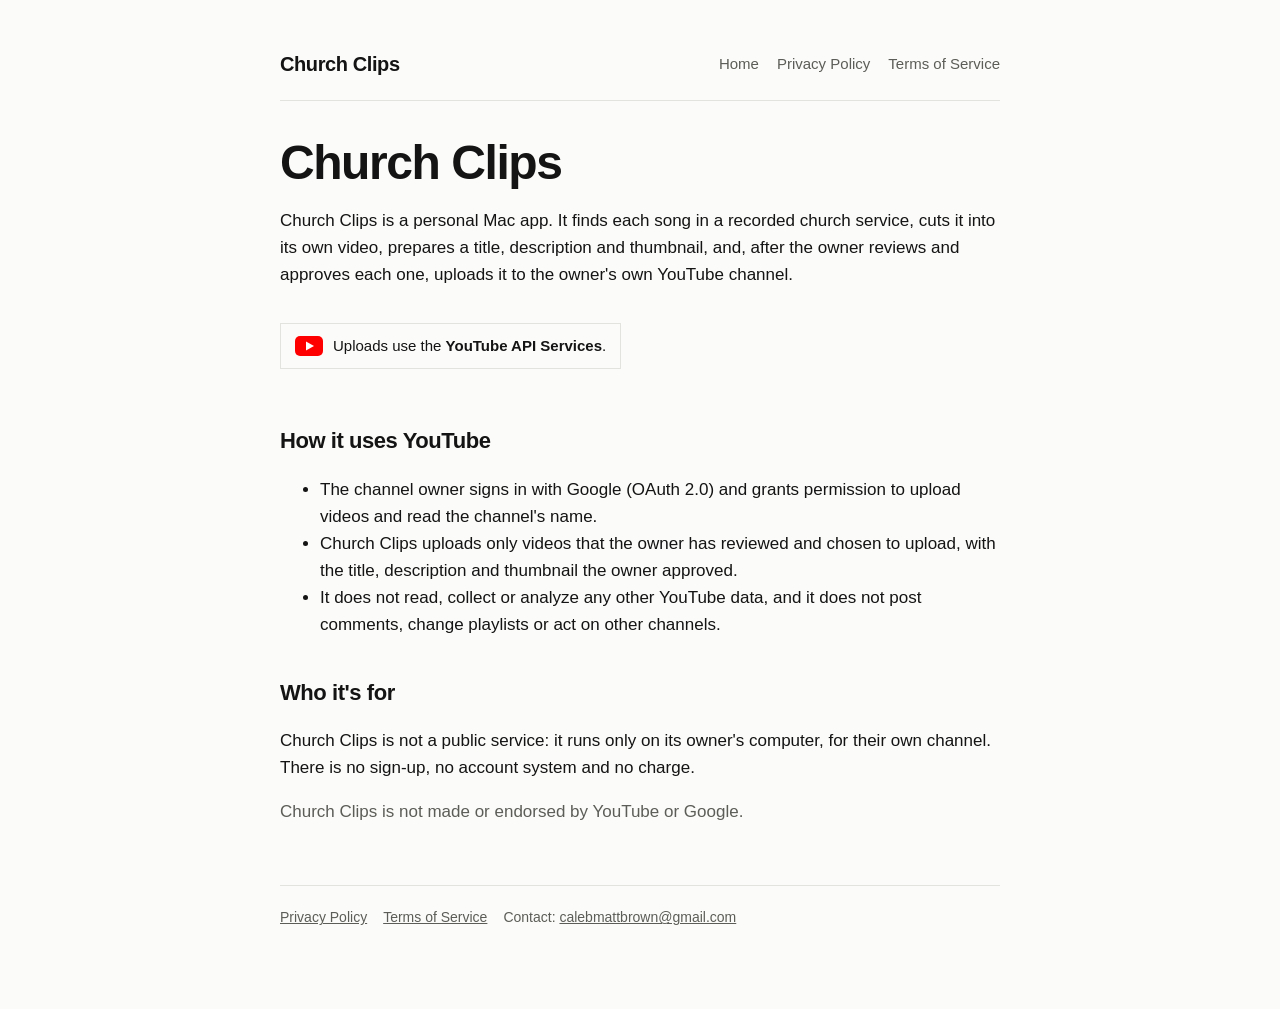
<file: index.html>
<!doctype html><html lang="en"><head><meta charset="utf-8"><meta name="viewport" content="width=device-width,initial-scale=1"><link rel="stylesheet" href="style.css"><title>Church Clips</title><meta name="description" content="A personal Mac app that turns church service recordings into individual song videos and uploads them to the owner's YouTube channel."></head><body><main><header><a class="brand" href="./">Church Clips</a><nav><a href="./">Home</a><a href="privacy.html">Privacy Policy</a><a href="terms.html">Terms of Service</a></nav></header>
<h1>Church Clips</h1>
<p>Church Clips is a personal Mac app. It finds each song in a recorded church service, cuts it into its own video, prepares a title, description and thumbnail, and, after the owner reviews and approves each one, uploads it to the owner's own YouTube channel.</p>
<div class="yt"><svg viewBox="0 0 28 20" aria-hidden="true"><rect width="28" height="20" rx="5" fill="#FF0000"/><path d="M11 5.5v9l8-4.5z" fill="#fff"/></svg><span>Uploads use the <b>YouTube API Services</b>.</span></div>
<h2>How it uses YouTube</h2>
<ul>
<li>The channel owner signs in with Google (OAuth 2.0) and grants permission to upload videos and read the channel's name.</li>
<li>Church Clips uploads only videos that the owner has reviewed and chosen to upload, with the title, description and thumbnail the owner approved.</li>
<li>It does not read, collect or analyze any other YouTube data, and it does not post comments, change playlists or act on other channels.</li>
</ul>
<h2>Who it's for</h2>
<p>Church Clips is not a public service: it runs only on its owner's computer, for their own channel. There is no sign-up, no account system and no charge.</p>
<p class="dim">Church Clips is not made or endorsed by YouTube or Google.</p>
<footer><a href="privacy.html">Privacy Policy</a><a href="terms.html">Terms of Service</a><span>Contact: <a href="mailto:calebmattbrown@gmail.com">calebmattbrown@gmail.com</a></span></footer></main></body></html>
</file>
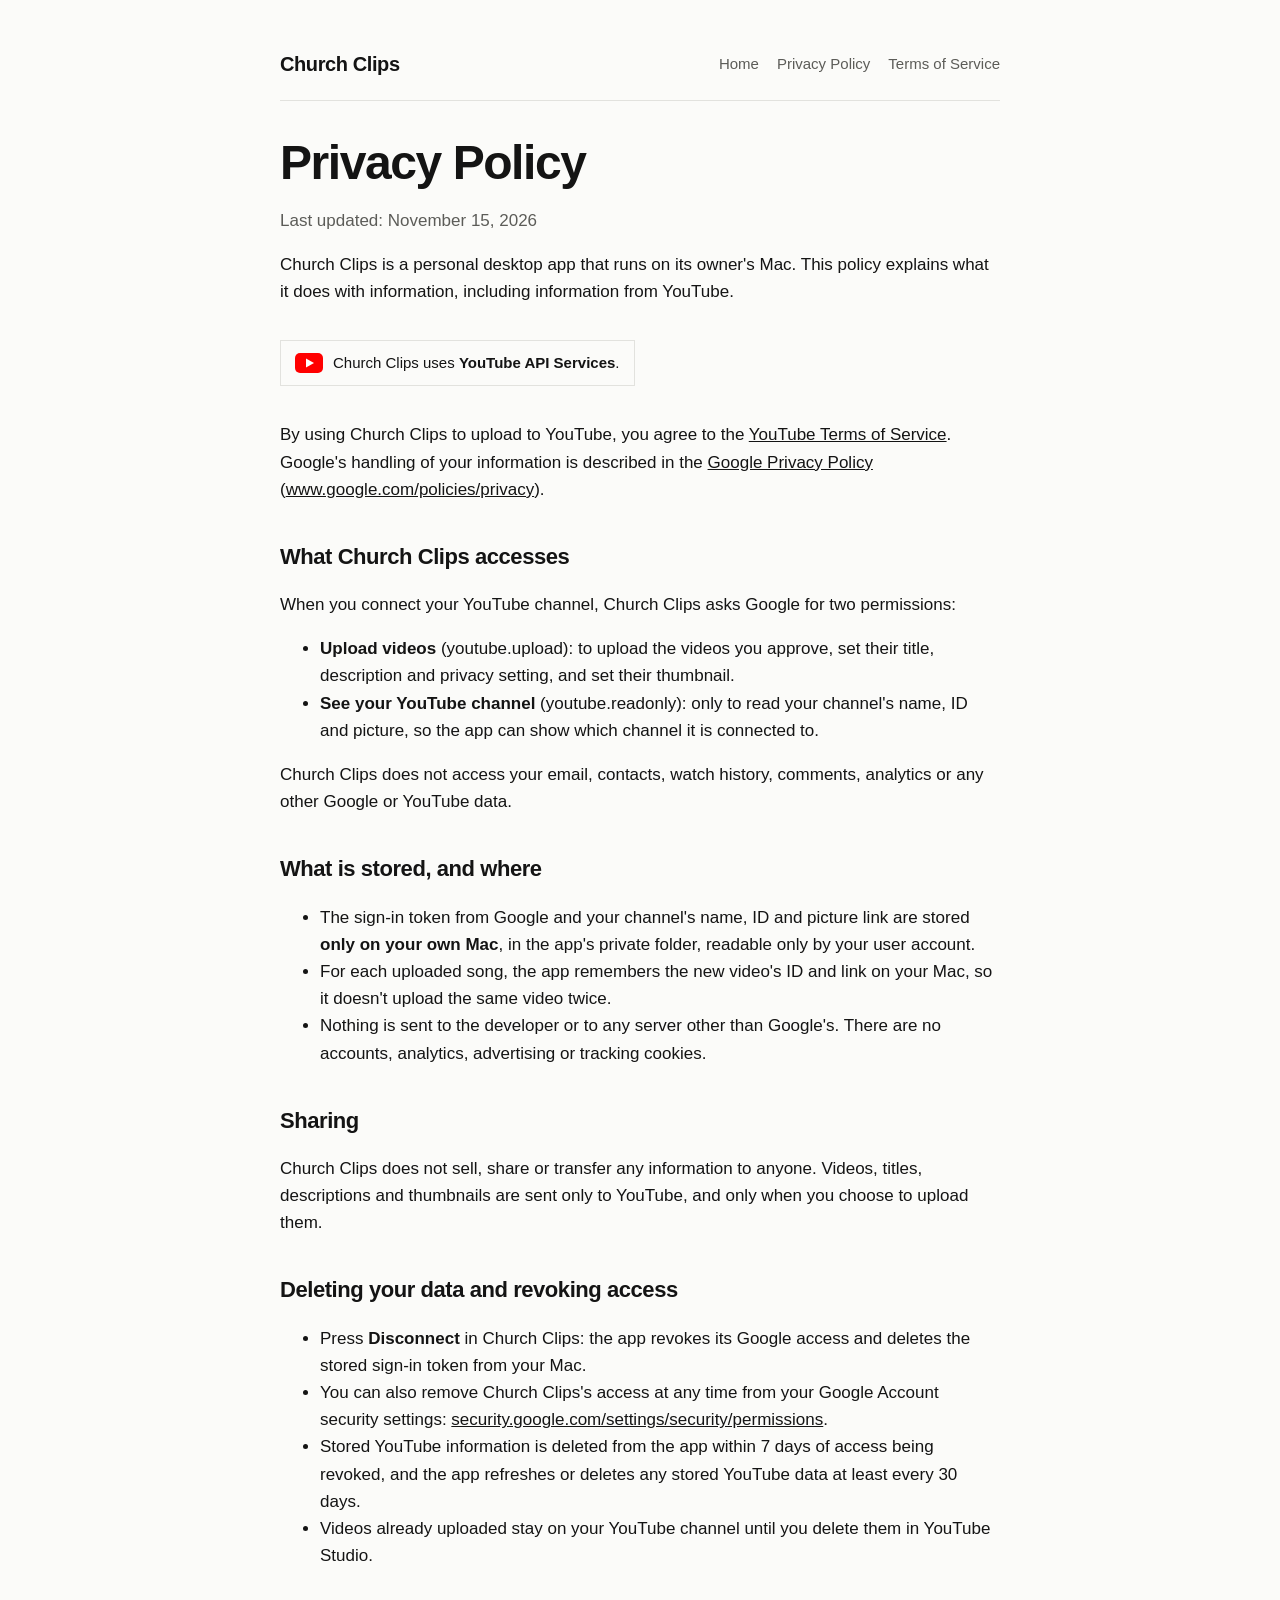
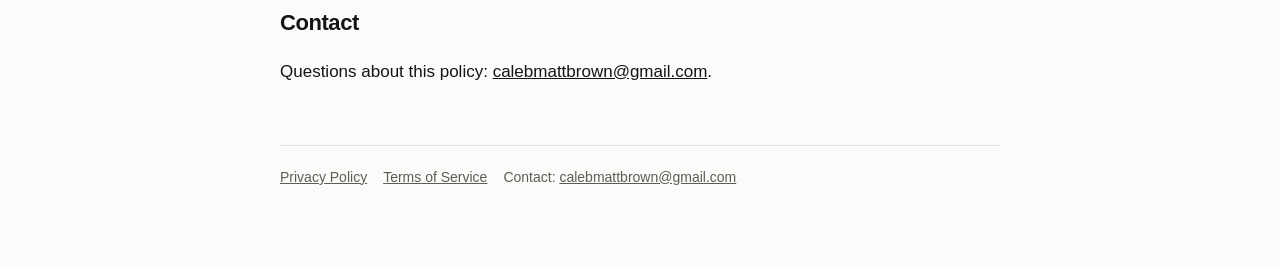
<file: privacy.html>
<!doctype html><html lang="en"><head><meta charset="utf-8"><meta name="viewport" content="width=device-width,initial-scale=1"><link rel="stylesheet" href="style.css"><title>Privacy Policy · Church Clips</title></head><body><main><header><a class="brand" href="./">Church Clips</a><nav><a href="./">Home</a><a href="privacy.html">Privacy Policy</a><a href="terms.html">Terms of Service</a></nav></header>
<h1>Privacy Policy</h1>
<p class="dim">Last updated: November 15, 2026</p>
<p>Church Clips is a personal desktop app that runs on its owner's Mac. This policy explains what it does with information, including information from YouTube.</p>
<div class="yt"><svg viewBox="0 0 28 20" aria-hidden="true"><rect width="28" height="20" rx="5" fill="#FF0000"/><path d="M11 5.5v9l8-4.5z" fill="#fff"/></svg><span>Church Clips uses <b>YouTube API Services</b>.</span></div>
<p>By using Church Clips to upload to YouTube, you agree to the <a href="https://www.youtube.com/t/terms">YouTube Terms of Service</a>. Google's handling of your information is described in the <a href="https://policies.google.com/privacy">Google Privacy Policy</a> (<a href="http://www.google.com/policies/privacy">www.google.com/policies/privacy</a>).</p>
<h2>What Church Clips accesses</h2>
<p>When you connect your YouTube channel, Church Clips asks Google for two permissions:</p>
<ul>
<li><b>Upload videos</b> (youtube.upload): to upload the videos you approve, set their title, description and privacy setting, and set their thumbnail.</li>
<li><b>See your YouTube channel</b> (youtube.readonly): only to read your channel's name, ID and picture, so the app can show which channel it is connected to.</li>
</ul>
<p>Church Clips does not access your email, contacts, watch history, comments, analytics or any other Google or YouTube data.</p>
<h2>What is stored, and where</h2>
<ul>
<li>The sign-in token from Google and your channel's name, ID and picture link are stored <b>only on your own Mac</b>, in the app's private folder, readable only by your user account.</li>
<li>For each uploaded song, the app remembers the new video's ID and link on your Mac, so it doesn't upload the same video twice.</li>
<li>Nothing is sent to the developer or to any server other than Google's. There are no accounts, analytics, advertising or tracking cookies.</li>
</ul>
<h2>Sharing</h2>
<p>Church Clips does not sell, share or transfer any information to anyone. Videos, titles, descriptions and thumbnails are sent only to YouTube, and only when you choose to upload them.</p>
<h2>Deleting your data and revoking access</h2>
<ul>
<li>Press <b>Disconnect</b> in Church Clips: the app revokes its Google access and deletes the stored sign-in token from your Mac.</li>
<li>You can also remove Church Clips's access at any time from your Google Account security settings: <a href="https://security.google.com/settings/security/permissions">security.google.com/settings/security/permissions</a>.</li>
<li>Stored YouTube information is deleted from the app within 7 days of access being revoked, and the app refreshes or deletes any stored YouTube data at least every 30 days.</li>
<li>Videos already uploaded stay on your YouTube channel until you delete them in YouTube Studio.</li>
</ul>
<h2>Contact</h2>
<p>Questions about this policy: <a href="mailto:calebmattbrown@gmail.com">calebmattbrown@gmail.com</a>.</p>
<footer><a href="privacy.html">Privacy Policy</a><a href="terms.html">Terms of Service</a><span>Contact: <a href="mailto:calebmattbrown@gmail.com">calebmattbrown@gmail.com</a></span></footer></main></body></html>
</file>
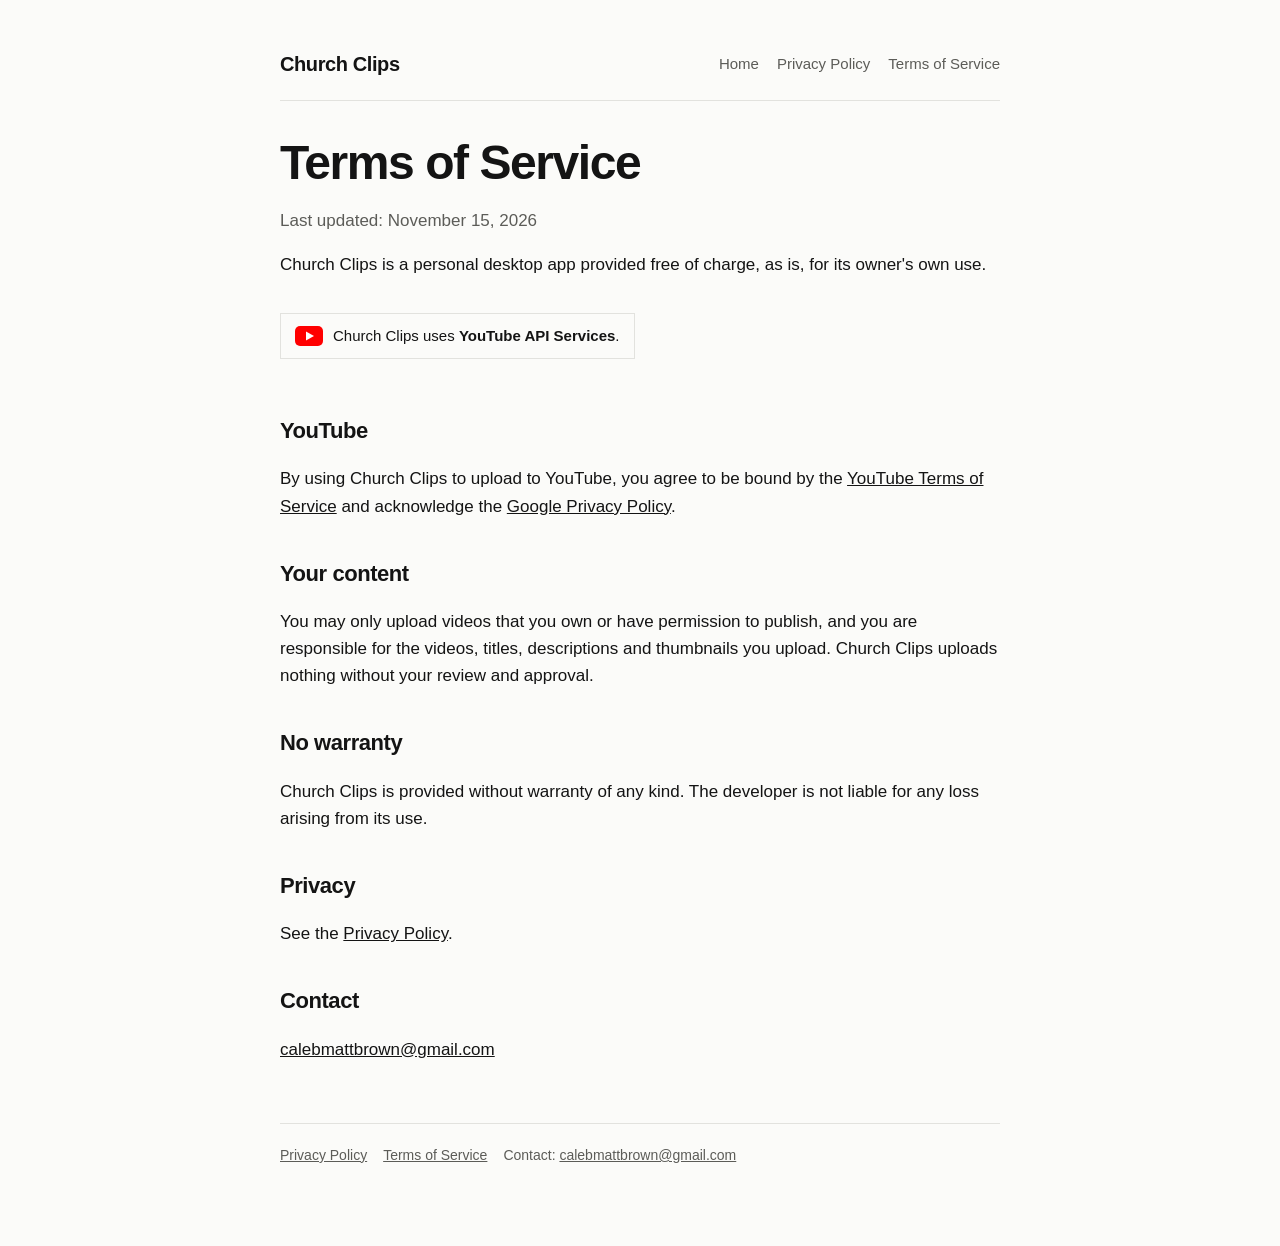
<file: terms.html>
<!doctype html><html lang="en"><head><meta charset="utf-8"><meta name="viewport" content="width=device-width,initial-scale=1"><link rel="stylesheet" href="style.css"><title>Terms of Service · Church Clips</title></head><body><main><header><a class="brand" href="./">Church Clips</a><nav><a href="./">Home</a><a href="privacy.html">Privacy Policy</a><a href="terms.html">Terms of Service</a></nav></header>
<h1>Terms of Service</h1>
<p class="dim">Last updated: November 15, 2026</p>
<p>Church Clips is a personal desktop app provided free of charge, as is, for its owner's own use.</p>
<div class="yt"><svg viewBox="0 0 28 20" aria-hidden="true"><rect width="28" height="20" rx="5" fill="#FF0000"/><path d="M11 5.5v9l8-4.5z" fill="#fff"/></svg><span>Church Clips uses <b>YouTube API Services</b>.</span></div>
<h2>YouTube</h2>
<p>By using Church Clips to upload to YouTube, you agree to be bound by the <a href="https://www.youtube.com/t/terms">YouTube Terms of Service</a> and acknowledge the <a href="https://policies.google.com/privacy">Google Privacy Policy</a>.</p>
<h2>Your content</h2>
<p>You may only upload videos that you own or have permission to publish, and you are responsible for the videos, titles, descriptions and thumbnails you upload. Church Clips uploads nothing without your review and approval.</p>
<h2>No warranty</h2>
<p>Church Clips is provided without warranty of any kind. The developer is not liable for any loss arising from its use.</p>
<h2>Privacy</h2>
<p>See the <a href="privacy.html">Privacy Policy</a>.</p>
<h2>Contact</h2>
<p><a href="mailto:calebmattbrown@gmail.com">calebmattbrown@gmail.com</a></p>
<footer><a href="privacy.html">Privacy Policy</a><a href="terms.html">Terms of Service</a><span>Contact: <a href="mailto:calebmattbrown@gmail.com">calebmattbrown@gmail.com</a></span></footer></main></body></html>
</file>
<file: style.css>
:root{--bg:#0b0b0c;--fg:#f4f4f2;--dim:#a6a6a2;--line:#2a2a2c;--accent:#ff3d3d}
@media (prefers-color-scheme: light){:root{--bg:#fbfbf9;--fg:#141414;--dim:#5c5c58;--line:#e2e2de}}
*{box-sizing:border-box}body{margin:0;background:var(--bg);color:var(--fg);font:400 17px/1.6 -apple-system,BlinkMacSystemFont,"Segoe UI",Helvetica,Arial,sans-serif}
main{max-width:760px;margin:0 auto;padding:48px 20px 80px}
header{display:flex;justify-content:space-between;align-items:center;gap:16px;flex-wrap:wrap;padding-bottom:20px;border-bottom:1px solid var(--line);margin-bottom:36px}
header a.brand{font-weight:700;font-size:20px;letter-spacing:-.02em;color:var(--fg);text-decoration:none}
nav a{color:var(--dim);margin-left:18px;text-decoration:none;font-size:15px}nav a:hover{color:var(--fg)}
h1{font-size:clamp(32px,6vw,48px);line-height:1.1;letter-spacing:-.03em;margin:0 0 16px}h2{font-size:22px;letter-spacing:-.02em;margin:36px 0 8px}
p,li{color:var(--fg)}.dim{color:var(--dim)}a{color:inherit}
.yt{display:inline-flex;align-items:center;gap:10px;border:1px solid var(--line);padding:10px 14px;margin:18px 0;font-size:15px}
.yt svg{width:28px;height:20px;flex:none}
footer{margin-top:60px;padding-top:20px;border-top:1px solid var(--line);font-size:14px;color:var(--dim)}footer a{margin-right:16px}
</file>
